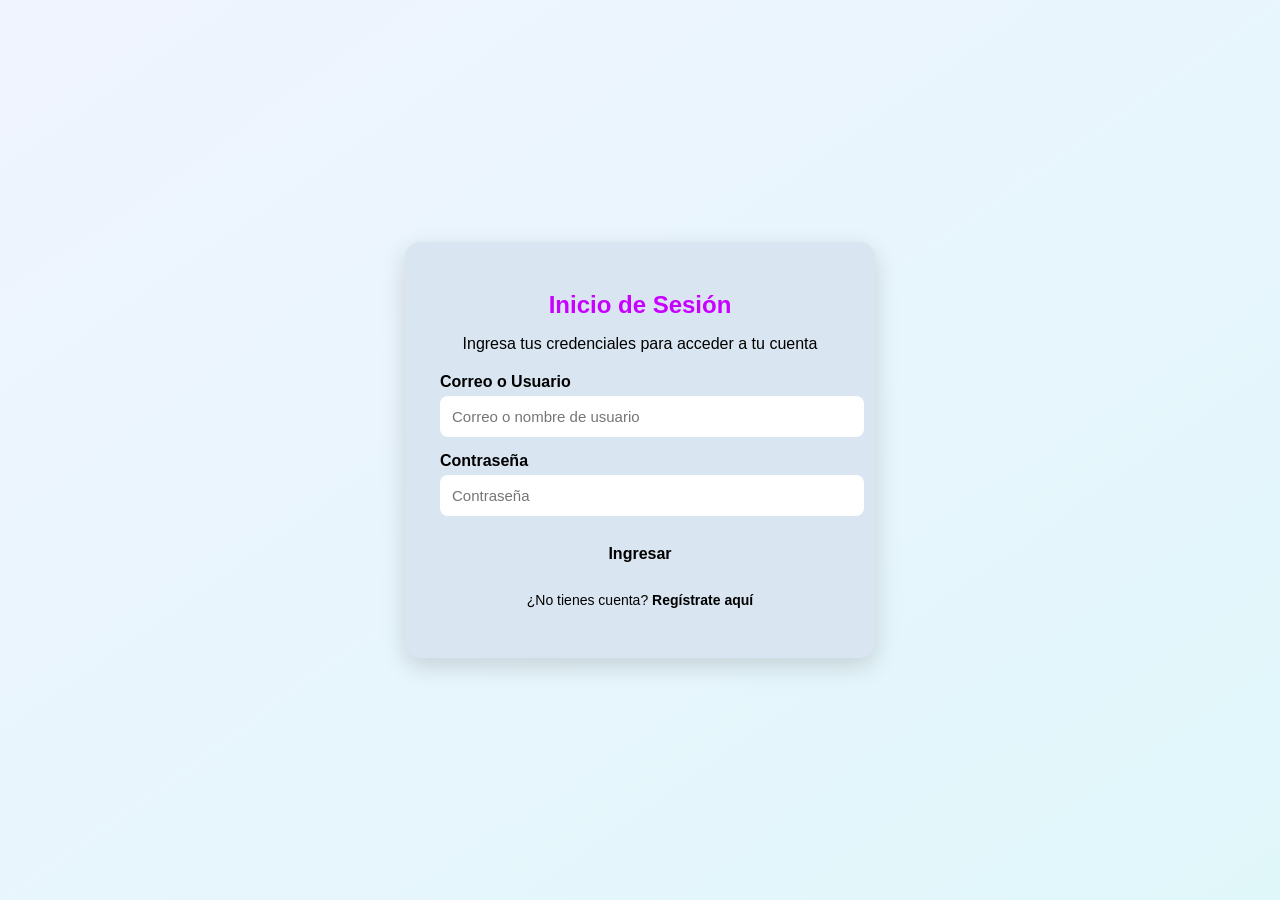
<file: index.html>
<!DOCTYPE html>
<html lang="es">
<head>
    <meta charset="UTF-8">
    <title>Login - AudioMax</title>
    <link rel="stylesheet" href="css/form.css">
    <script src="js/sesion.js" defer></script>
</head>
<body>
<div class="login-container">

    <h2>Inicio de Sesión</h2>
    <p>Ingresa tus credenciales para acceder a tu cuenta</p>

    <form id="loginForm">
        <label for="user">Correo o Usuario</label>
        <input type="text" id="user" placeholder="Correo o nombre de usuario" required>

        <label for="pass">Contraseña</label>
        <input type="password" id="pass" placeholder="Contraseña" required>

        <button type="submit">Ingresar</button>

        <p class="login-link">¿No tienes cuenta? <a href="pages/registro.html">Regístrate aquí</a></p>
    </form>

    <p id="loginMessage" class="error-message"></p>
</div>
</body>
</html>
</file>
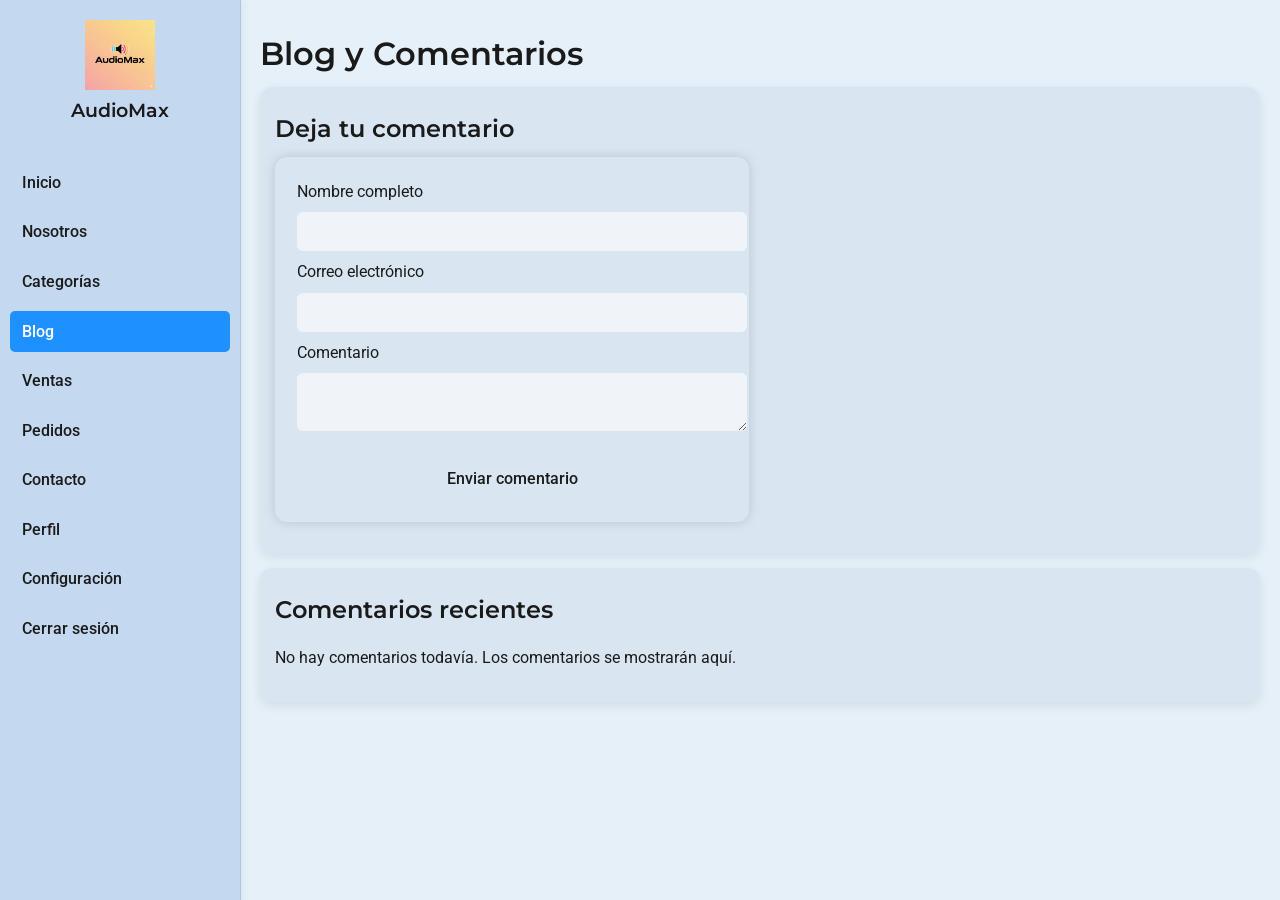
<file: pages/blog.html>
<!doctype html>
<html lang="es">
<head>
<meta charset="utf-8">
<meta name="viewport" content="width=device-width,initial-scale=1">
<title>Blog - AudioMax</title>
<link rel="stylesheet" href="../css/colores.css">
<link rel="stylesheet" href="../css/sidebar.css">
<link rel="stylesheet" href="../css/style.css">
<link rel="stylesheet" href="../css/formularios.css">
<link rel="stylesheet" href="../css/responsive.css">
<link href="https://fonts.googleapis.com/css2?family=Montserrat:wght@400;600;700&family=Roboto:wght@400;500&display=swap" rel="stylesheet">
</head>
<body>
<div class="app">

<aside class="sidebar">
  <div class="brand">
    <img src="../imagenes/logo.png" alt="AudioMax">
    <h3>AudioMax</h3>
  </div>
  <nav>
    <ul>
      <li><a href="inicio.html">Inicio</a></li>
      <li><a href="nosotros.html">Nosotros</a></li>
      <li><a href="categorias.html">Categorías</a></li>
      <li><a href="blog.html" class="active">Blog</a></li>
      <li><a href="ventas.html">Ventas</a></li>
      <li><a href="compras.html">Pedidos</a></li>
      <li><a href="contacto.html">Contacto</a></li>
      <li><a href="perfil.html">Perfil</a></li>
      <li><a href="configuracion.html">Configuración</a></li>
      <li><a href="../index.html">Cerrar sesión</a></li>
    </ul>
  </nav>
</aside>

<main class="contenido">
<header class="topbar"><h1>Blog y Comentarios</h1></header>

<section class="card">
  <h2>Deja tu comentario</h2>
  <form id="formComentario">
    <label>Nombre completo</label>
    <input type="text" id="nombre" required>
    <label>Correo electrónico</label>
    <input type="email" id="correo" required>
    <label>Comentario</label>
    <textarea id="comentario" required></textarea>
    <button type="submit">Enviar comentario</button>
  </form>
  <p id="msgComentario"></p>
</section>

<section class="card">
  <h2>Comentarios recientes</h2>
  <p>No hay comentarios todavía. Los comentarios se mostrarán aquí.</p>
</section>

</main>
</div>

<script src="../js/sidebar.js" defer></script>
<script>
document.getElementById('formComentario').addEventListener('submit', function(e){
  e.preventDefault();
  const nombre = document.getElementById('nombre').value;
  const correo = document.getElementById('correo').value;
  const comentario = document.getElementById('comentario').value;
  if(!nombre||!correo||!comentario){document.getElementById('msgComentario').textContent="Complete todos los campos";return;}
  document.getElementById('msgComentario').textContent="Comentario enviado con éxito. Gracias por participar.";
  this.reset();
});
</script>
</body>
</html>
</file>
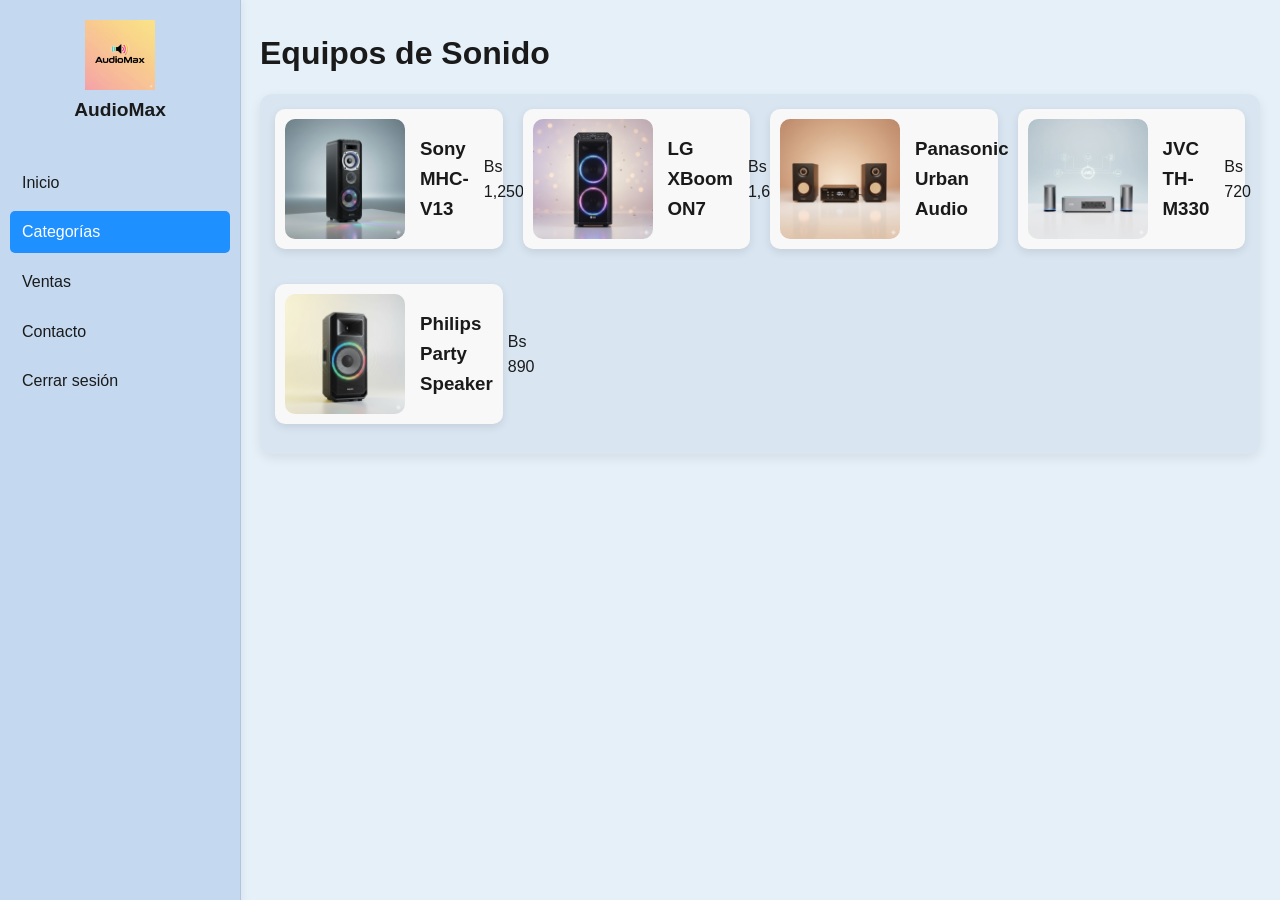
<file: pages/categoria_equipos.html>
<!doctype html>
<html lang="es">
<head>
  <meta charset="utf-8">
  <meta name="viewport" content="width=device-width,initial-scale=1">
  <title>Equipos de Sonido - AudioMax</title>

  <link rel="stylesheet" href="../css/colores.css">
  <link rel="stylesheet" href="../css/sidebar.css">
  <link rel="stylesheet" href="../css/style.css">
  <link rel="stylesheet" href="../css/modal.css">
</head>
<body>
<div class="app">

  <aside class="sidebar">
    <div class="brand">
      <img src="../imagenes/logo.png" alt="AudioMax">
      <h3>AudioMax</h3>
    </div>
    <nav>
      <ul>
        <li><a href="inicio.html">Inicio</a></li>
        <li><a href="categorias.html" class="active">Categorías</a></li>
        <li><a href="ventas.html">Ventas</a></li>
        <li><a href="contacto.html">Contacto</a></li>
        <li><a href="../index.html">Cerrar sesión</a></li>
      </ul>
    </nav>
  </aside>

  <main class="contenido">
    <header class="topbar"><h1>Equipos de Sonido</h1></header>

    <section class="card producto-grid">
      <div class="producto-lista" data-id="equipo1">
        <img src="../imagenes/productos/sonido/sony-mhc-v13.jpg" alt="Sony MHC-V13">
        <h3>Sony MHC-V13</h3>
        <p class="precio">Bs 1,250</p>
      </div>

      <div class="producto-lista" data-id="equipo2">
        <img src="../imagenes/productos/sonido/lg-xboom-on7.jpg" alt="LG XBoom ON7">
        <h3>LG XBoom ON7</h3>
        <p class="precio">Bs 1,650</p>
      </div>

      <div class="producto-lista" data-id="equipo3">
        <img src="../imagenes/productos/sonido/panasonic-urban.jpg" alt="Panasonic Urban Audio">
        <h3>Panasonic Urban Audio</h3>
        <p class="precio">Bs 980</p>
      </div>

      <div class="producto-lista" data-id="equipo4">
        <img src="../imagenes/productos/sonido/jvc-th-m330.jpg" alt="JVC TH-M330">
        <h3>JVC TH-M330</h3>
        <p class="precio">Bs 720</p>
      </div>

      <div class="producto-lista" data-id="equipo5">
        <img src="../imagenes/productos/sonido/philips-party.jpg" alt="Philips Party Speaker">
        <h3>Philips Party Speaker</h3>
        <p class="precio">Bs 890</p>
      </div>
    </section>
  </main>

</div>
<script src="../js/sidebar.js" defer></script>
<script src="../js/storage.js" defer></script>
<script src="../js/categoria_modal.js" defer></script>
</body>
</html>
</file>
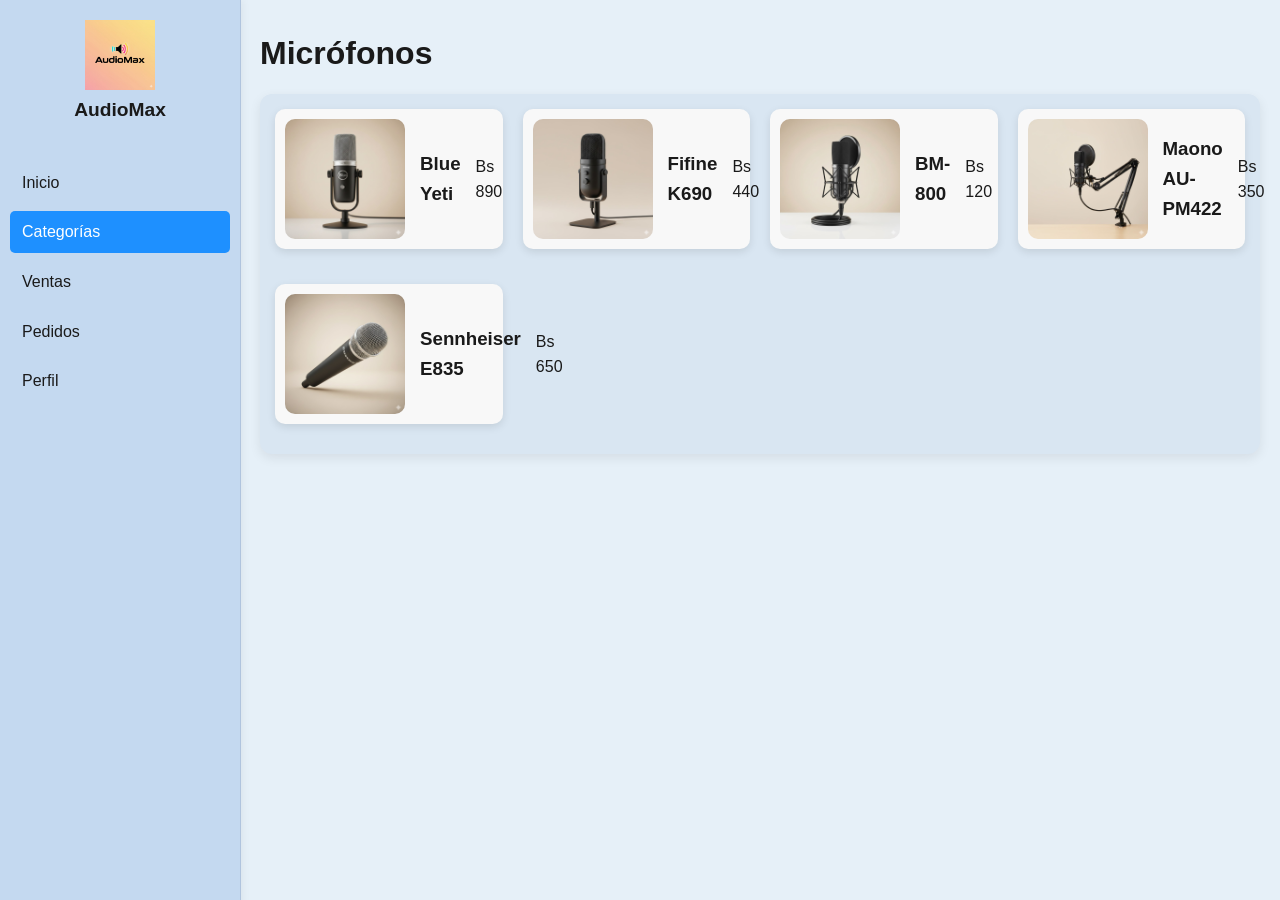
<file: pages/categoria_microfonos.html>
<!doctype html>
<html lang="es">
<head>
  <meta charset="utf-8">
  <meta name="viewport" content="width=device-width,initial-scale=1">
  <title>Micrófonos - AudioMax</title>

  <link rel="stylesheet" href="../css/colores.css">
  <link rel="stylesheet" href="../css/sidebar.css">
  <link rel="stylesheet" href="../css/style.css">
  <link rel="stylesheet" href="../css/modal.css">
</head>
<body>
<div class="app">

  <aside class="sidebar">
    <div class="brand">
      <img src="../imagenes/logo.png" alt="AudioMax">
      <h3>AudioMax</h3>
    </div>
    <nav>
      <ul>
        <li><a href="inicio.html">Inicio</a></li>
         <li><a href="categorias.html" class="active">Categorías</a></li>
        <li><a href="ventas.html">Ventas</a></li>
        <li><a href="compras.html">Pedidos</a></li>
        <li><a href="perfil.html">Perfil</a></li>
      </ul>
    </nav>
  </aside>

  <main class="contenido">
    <header class="topbar"><h1>Micrófonos</h1></header>

    <section class="card producto-grid">
      <div class="producto-lista" data-id="microfono1">
        <img src="../imagenes/productos/microfonos/blue-yeti.jpg" alt="Blue Yeti">
        <h3>Blue Yeti</h3>
        <p class="precio">Bs 890</p>
      </div>

      <div class="producto-lista" data-id="microfono2">
        <img src="../imagenes/productos/microfonos/fifine-k690.jpg" alt="Fifine K690">
        <h3>Fifine K690</h3>
        <p class="precio">Bs 440</p>
      </div>

      <div class="producto-lista" data-id="microfono3">
        <img src="../imagenes/productos/microfonos/bm800.jpg" alt="BM-800">
        <h3>BM-800</h3>
        <p class="precio">Bs 120</p>
      </div>

      <div class="producto-lista" data-id="microfono4">
        <img src="../imagenes/productos/microfonos/maono-au-pm422.jpg" alt="Maono AU-PM422">
        <h3>Maono AU-PM422</h3>
        <p class="precio">Bs 350</p>
      </div>

      <div class="producto-lista" data-id="microfono5">
        <img src="../imagenes/productos/microfonos/sennheiser-e835.jpg" alt="Sennheiser E835">
        <h3>Sennheiser E835</h3>
        <p class="precio">Bs 650</p>
      </div>
    </section>
  </main>

</div>
<script src="../js/sidebar.js" defer></script>
<script src="../js/storage.js" defer></script>
<script src="../js/categoria_modal.js" defer></script>
</body>
</html>
</file>
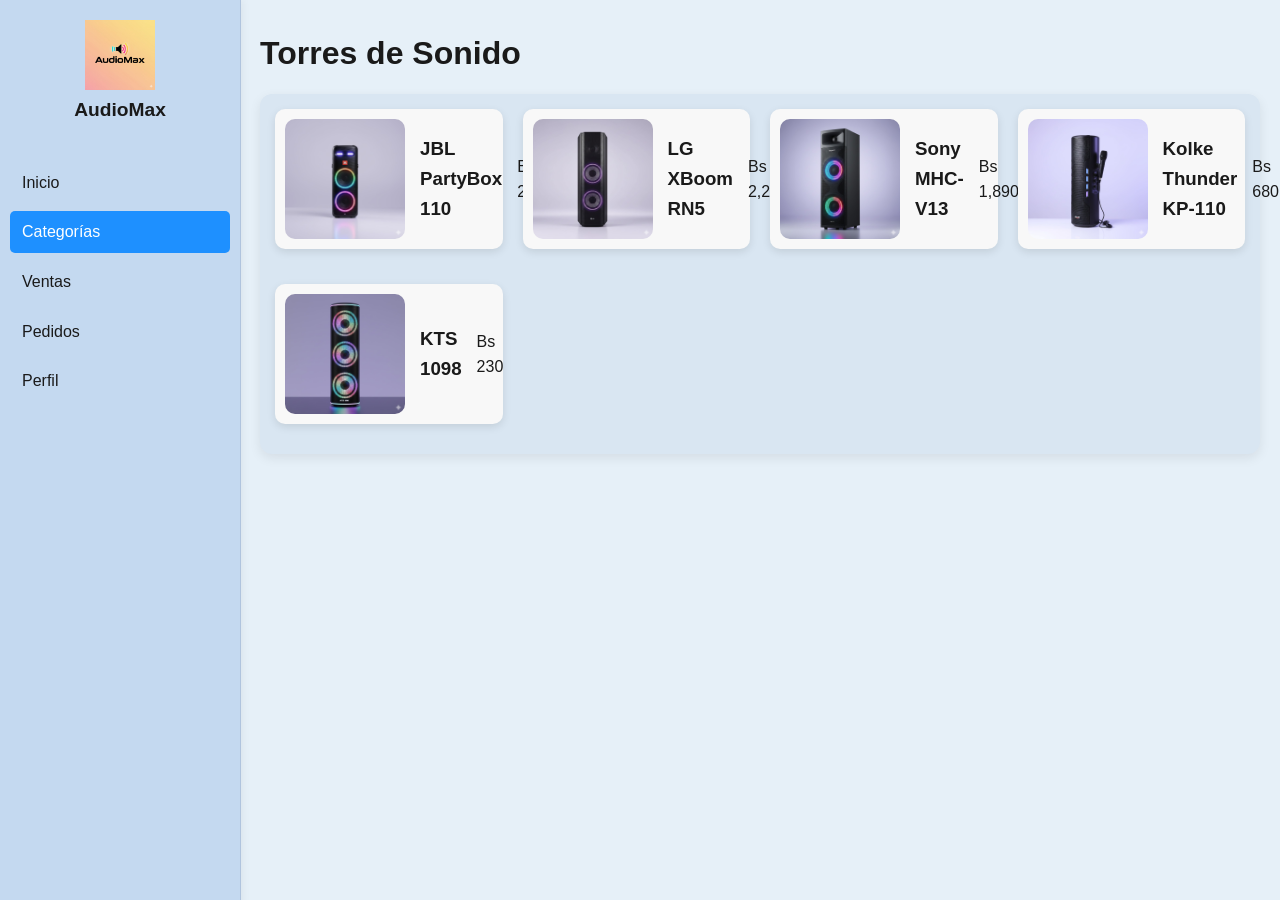
<file: pages/categoria_torres.html>
<!doctype html>
<html lang="es">
<head>
  <meta charset="utf-8">
  <meta name="viewport" content="width=device-width,initial-scale=1">
  <title>Torres de Sonido - AudioMax</title>

  <link rel="stylesheet" href="../css/colores.css">
  <link rel="stylesheet" href="../css/sidebar.css">
  <link rel="stylesheet" href="../css/style.css">
  <link rel="stylesheet" href="../css/modal.css">
</head>
<body>
<div class="app">

  <aside class="sidebar">
    <div class="brand">
      <img src="../imagenes/logo.png" alt="AudioMax">
      <h3>AudioMax</h3>
    </div>
    <nav>
      <ul>
        <li><a href="inicio.html">Inicio</a></li>
         <li><a href="categorias.html" class="active">Categorías</a></li>
        <li><a href="ventas.html">Ventas</a></li>
        <li><a href="compras.html">Pedidos</a></li>
        <li><a href="perfil.html">Perfil</a></li>
      </ul>
    </nav>
  </aside>

  <main class="contenido">
    <header class="topbar"><h1>Torres de Sonido</h1></header>

    <section class="card producto-grid">
      <div class="producto-lista" data-id="torre1">
        <img src="../imagenes/productos/torres/jbl-partybox110.jpg" alt="JBL PartyBox 110">
        <h3>JBL PartyBox 110</h3>
        <p class="precio">Bs 2,790</p>
      </div>

      <div class="producto-lista" data-id="torre2">
        <img src="../imagenes/productos/torres/lg-rn5.jpg" alt="LG XBoom RN5">
        <h3>LG XBoom RN5</h3>
        <p class="precio">Bs 2,250</p>
      </div>

      <div class="producto-lista" data-id="torre3">
        <img src="../imagenes/productos/torres/sony-dh290.jpg" alt="Sony MHC-V13">
        <h3>Sony MHC-V13</h3>
        <p class="precio">Bs 1,890</p>
      </div>

      <div class="producto-lista" data-id="torre4">
        <img src="../imagenes/productos/torres/kolke-kp110.jpg" alt="Kolke Thunder KP-110">
        <h3>Kolke Thunder KP-110</h3>
        <p class="precio">Bs 680</p>
      </div>

      <div class="producto-lista" data-id="torre5">
        <img src="../imagenes/productos/torres/kts-1098.jpg" alt="KTS 1098">
        <h3>KTS 1098</h3>
        <p class="precio">Bs 230</p>
      </div>
    </section>
  </main>

</div>
<script src="../js/sidebar.js" defer></script>
<script src="../js/storage.js" defer></script>
<script src="../js/categoria_modal.js" defer></script>
</body>
</html>
</file>
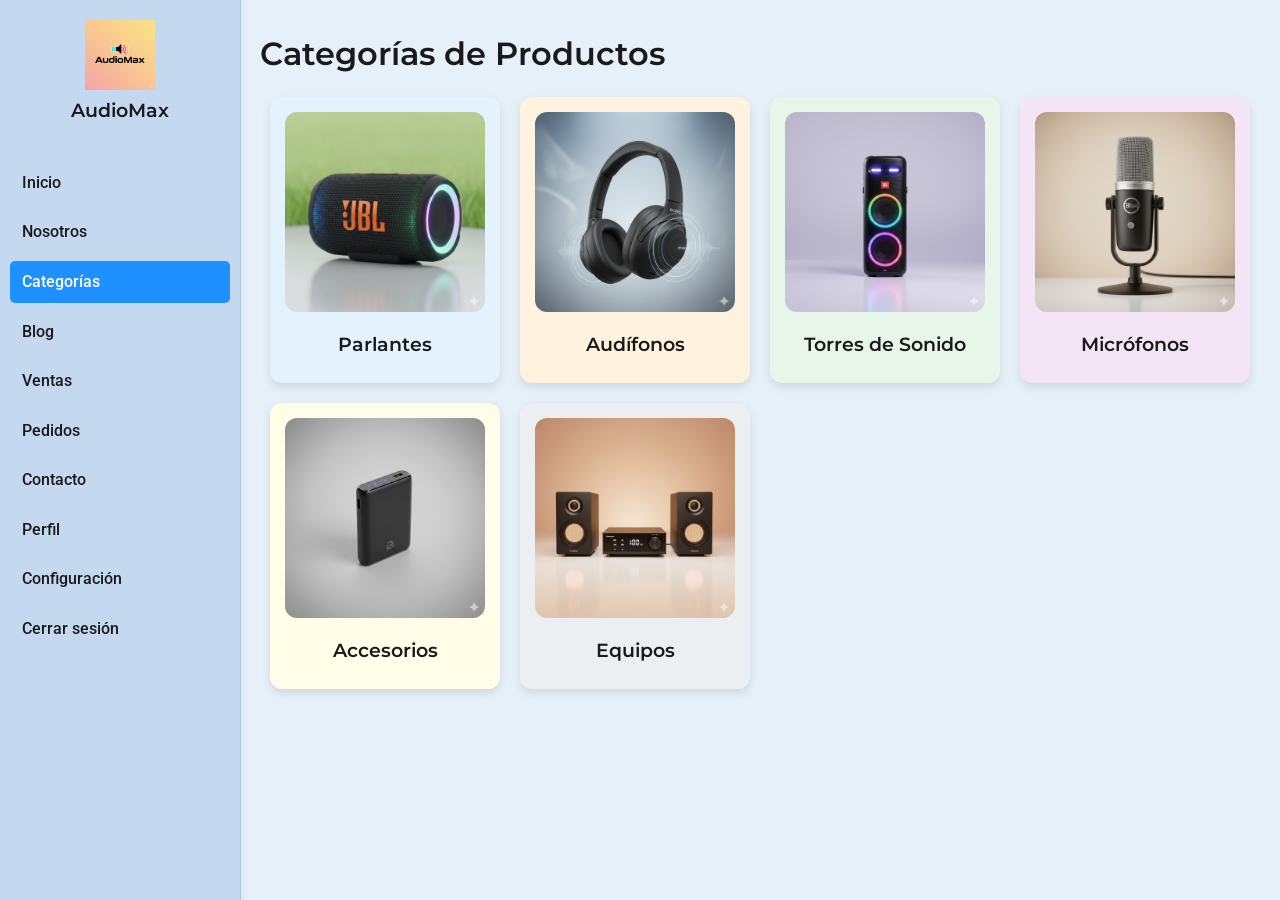
<file: pages/categorias.html>
<!doctype html>
<html lang="es">
<head>
<meta charset="utf-8">
<meta name="viewport" content="width=device-width,initial-scale=1">
<title>Categorías - AudioMax</title>
<link rel="stylesheet" href="../css/colores.css">
<link rel="stylesheet" href="../css/sidebar.css">
<link rel="stylesheet" href="../css/style.css">
<link rel="stylesheet" href="../css/responsive.css">
<link href="https://fonts.googleapis.com/css2?family=Montserrat:wght@400;600;700&family=Roboto:wght@400;500&display=swap" rel="stylesheet">
</head>
<body>
<div class="app">

<aside class="sidebar">
  <div class="brand">
    <img src="../imagenes/logo.png" alt="AudioMax">
    <h3>AudioMax</h3>
  </div>
  <nav>
    <ul>
      <li><a href="inicio.html">Inicio</a></li>
      <li><a href="nosotros.html">Nosotros</a></li>
      <li><a href="categorias.html" class="active">Categorías</a></li>
      <li><a href="blog.html">Blog</a></li>
      <li><a href="ventas.html">Ventas</a></li>
      <li><a href="compras.html">Pedidos</a></li>
      <li><a href="contacto.html">Contacto</a></li>
      <li><a href="perfil.html">Perfil</a></li>
      <li><a href="configuracion.html">Configuración</a></li>
      <li><a href="../index.html">Cerrar sesión</a></li>
    </ul>
  </nav>
</aside>

<main class="contenido">
<header class="topbar"><h1>Categorías de Productos</h1></header>

<section class="categorias-grid">
  <a href="categoria_parlantes.html" class="categoria-card">
    <img src="../imagenes/productos/parlantes/jbl-charge5.jpg" alt="Parlantes">
    <h3>Parlantes</h3>
  </a>
  <a href="categoria_audifonos.html" class="categoria-card">
    <img src="../imagenes/productos/audifonos/sony-wh1000xm4.jpg" alt="Audífonos">
    <h3>Audífonos</h3>
  </a>
  <a href="categoria_torres.html" class="categoria-card">
    <img src="../imagenes/productos/torres/jbl-partybox110.jpg" alt="Torres de Sonido">
    <h3>Torres de Sonido</h3>
  </a>
  <a href="categoria_microfonos.html" class="categoria-card">
    <img src="../imagenes/productos/microfonos/blue-yeti.jpg" alt="Micrófonos">
    <h3>Micrófonos</h3>
  </a>
  <a href="categoria_accesorios.html" class="categoria-card">
    <img src="../imagenes/productos/accesorios/powerbank.jpg" alt="Accesorios">
    <h3>Accesorios</h3>
  </a>
  <a href="categoria_equipos.html" class="categoria-card">
    <img src="../imagenes/productos/sonido/panasonic-urban.jpg" alt="Equipos">
    <h3>Equipos</h3>
  </a>
</section>

</main>
</div>
<script src="../js/sidebar.js" defer></script>
</body>
</html>
</file>
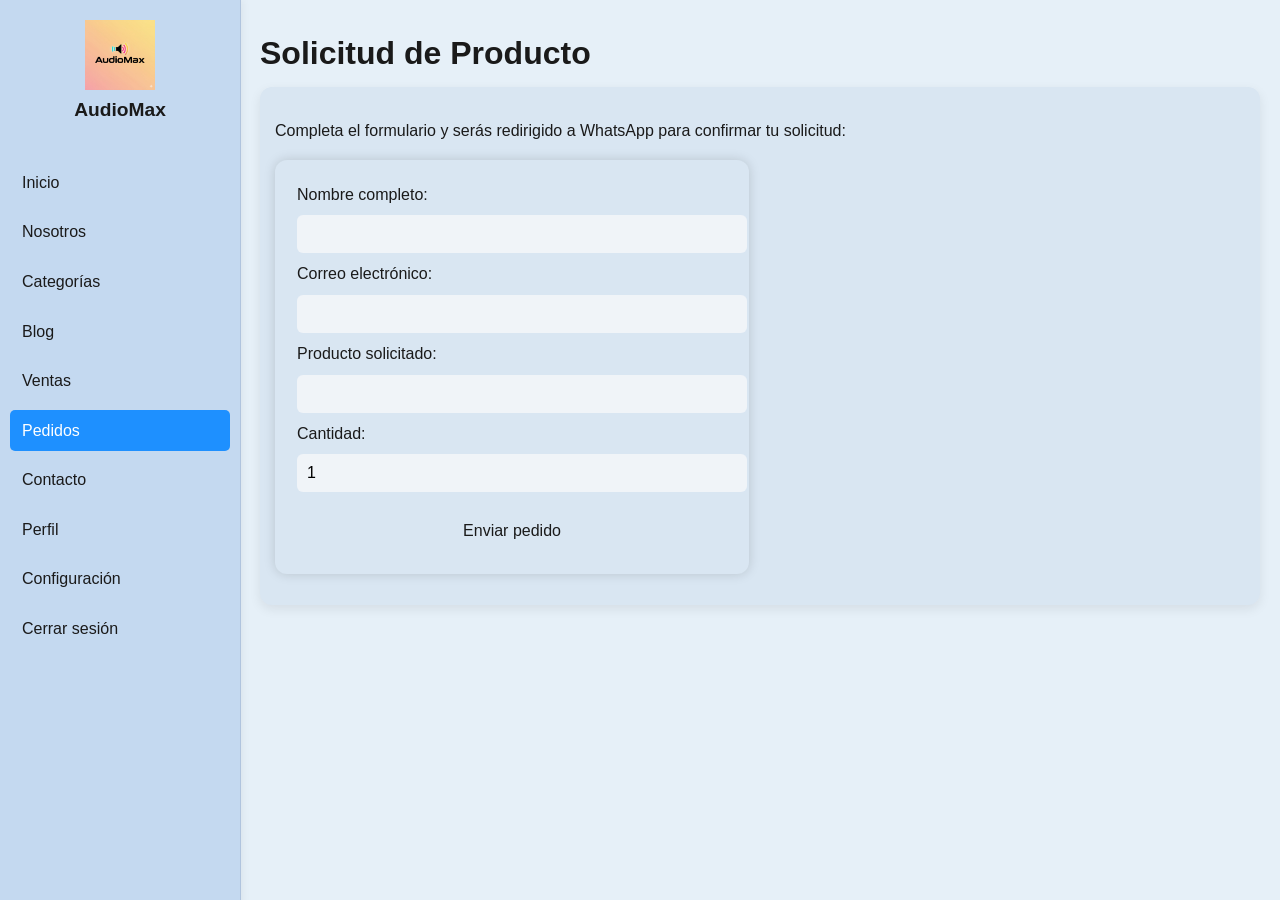
<file: pages/compras.html>
<!doctype html>
<html lang="es">
<head>
<meta charset="utf-8">
<meta name="viewport" content="width=device-width,initial-scale=1">
<title>Pedidos - AudioMax</title>
<link rel="stylesheet" href="../css/colores.css">
<link rel="stylesheet" href="../css/sidebar.css">
<link rel="stylesheet" href="../css/style.css">
<link rel="stylesheet" href="../css/formularios.css">
<link rel="stylesheet" href="../css/responsive.css">
</head>
<body>
<div class="app">

<aside class="sidebar">
  <div class="brand">
    <img src="../imagenes/logo.png" alt="AudioMax">
    <h3>AudioMax</h3>
  </div>
  <nav>
    <ul>
      <li><a href="inicio.html">Inicio</a></li>
      <li><a href="nosotros.html">Nosotros</a></li>
      <li><a href="categorias.html">Categorías</a></li>
      <li><a href="blog.html">Blog</a></li>
      <li><a href="ventas.html">Ventas</a></li>
      <li><a href="compras.html" class="active">Pedidos</a></li>
      <li><a href="contacto.html">Contacto</a></li>
      <li><a href="perfil.html">Perfil</a></li>
      <li><a href="configuracion.html">Configuración</a></li>
      <li><a href="../index.html">Cerrar sesión</a></li>
    </ul>
  </nav>
</aside>

<main class="contenido">
<header class="topbar"><h1>Solicitud de Producto</h1></header>

<section class="card">
  <p>Completa el formulario y serás redirigido a WhatsApp para confirmar tu solicitud:</p>
  <form id="formPedido">
    <label>Nombre completo:</label>
    <input type="text" id="nombre" required>
    <label>Correo electrónico:</label>
    <input type="email" id="correo" required>
    <label>Producto solicitado:</label>
    <input type="text" id="producto" required>
    <label>Cantidad:</label>
    <input type="number" id="cantidad" min="1" value="1" required>
    <button type="submit">Enviar pedido</button>
  </form>
  <p id="msgPedido"></p>
</section>

</main>
</div>

<script src="../js/sidebar.js" defer></script>
<script>
document.getElementById('formPedido').addEventListener('submit', function(e){
  e.preventDefault();
  const nombre = document.getElementById('nombre').value;
  const correo = document.getElementById('correo').value;
  const producto = document.getElementById('producto').value;
  const cantidad = document.getElementById('cantidad').value;
  if(!nombre||!correo||!producto||!cantidad){document.getElementById('msgPedido').textContent="Complete todos los campos";return;}
  const mensaje = `Hola,%20soy%20${encodeURIComponent(nombre)},%20correo:%20${encodeURIComponent(correo)},%20quiero%20${encodeURIComponent(cantidad)}%20unidad(es)%20de%20${encodeURIComponent(producto)}`;
  window.open(`https://wa.me/59174911918?text=${mensaje}`, '_blank');
});
</script>
</body>
</html>
</file>
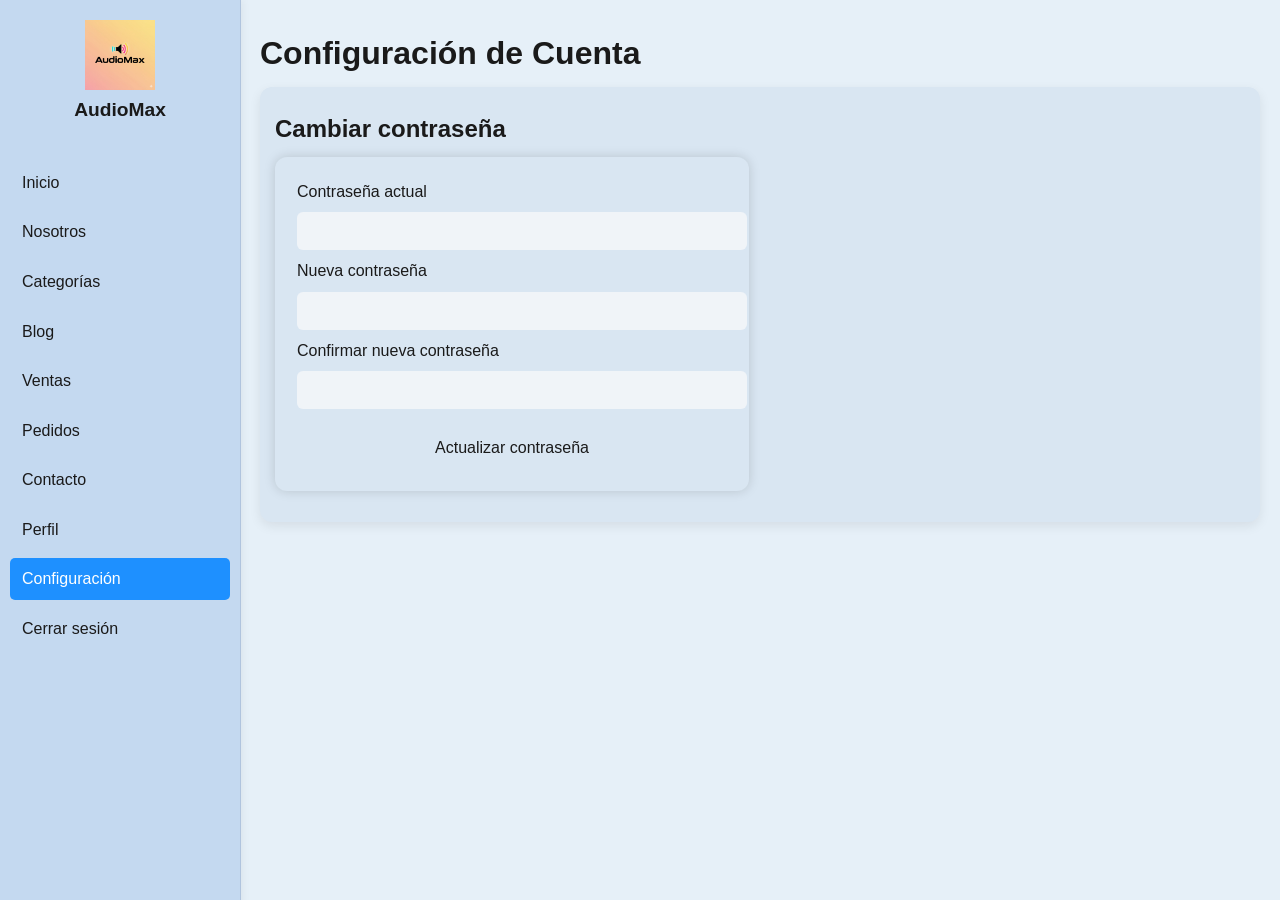
<file: pages/configuracion.html>
<!doctype html>
<html lang="es">
<head>
<meta charset="utf-8">
<meta name="viewport" content="width=device-width,initial-scale=1">
<title>Configuración - AudioMax</title>
<link rel="stylesheet" href="../css/colores.css">
<link rel="stylesheet" href="../css/sidebar.css">
<link rel="stylesheet" href="../css/style.css">
<link rel="stylesheet" href="../css/formularios.css">
<link rel="stylesheet" href="../css/responsive.css">
</head>
<body>
<div class="app">

<aside class="sidebar">
  <div class="brand">
    <img src="../imagenes/logo.png" alt="AudioMax">
    <h3>AudioMax</h3>
  </div>
  <nav>
    <ul>
      <li><a href="inicio.html">Inicio</a></li>
      <li><a href="nosotros.html">Nosotros</a></li>
      <li><a href="categorias.html">Categorías</a></li>
      <li><a href="blog.html">Blog</a></li>
      <li><a href="ventas.html">Ventas</a></li>
      <li><a href="compras.html">Pedidos</a></li>
      <li><a href="contacto.html">Contacto</a></li>
      <li><a href="perfil.html">Perfil</a></li>
      <li><a href="configuracion.html" class="active">Configuración</a></li>
      <li><a href="../index.html">Cerrar sesión</a></li>
    </ul>
  </nav>
</aside>

<main class="contenido">
<header class="topbar"><h1>Configuración de Cuenta</h1></header>

<section class="card">
  <h2>Cambiar contraseña</h2>
  <form id="formPass">
    <label>Contraseña actual</label>
    <input type="password" id="passActual" required>
    <label>Nueva contraseña</label>
    <input type="password" id="passNueva" required>
    <label>Confirmar nueva contraseña</label>
    <input type="password" id="passConfirm" required>
    <button type="submit">Actualizar contraseña</button>
  </form>
  <p id="msgPass"></p>
</section>

</main>
</div>

<script src="../js/sidebar.js" defer></script>
<script>
document.getElementById('formPass').addEventListener('submit', function(e){
  e.preventDefault();
  const actual = document.getElementById('passActual').value;
  const nueva = document.getElementById('passNueva').value;
  const confirm = document.getElementById('passConfirm').value;
  if(nueva.length<6){document.getElementById('msgPass').textContent='La nueva contraseña debe tener al menos 6 caracteres'; return;}
  if(nueva!==confirm){document.getElementById('msgPass').textContent='Las contraseñas no coinciden'; return;}
  document.getElementById('msgPass').textContent='Contraseña actualizada con éxito';
  this.reset();
});
</script>
</body>
</html>
</file>
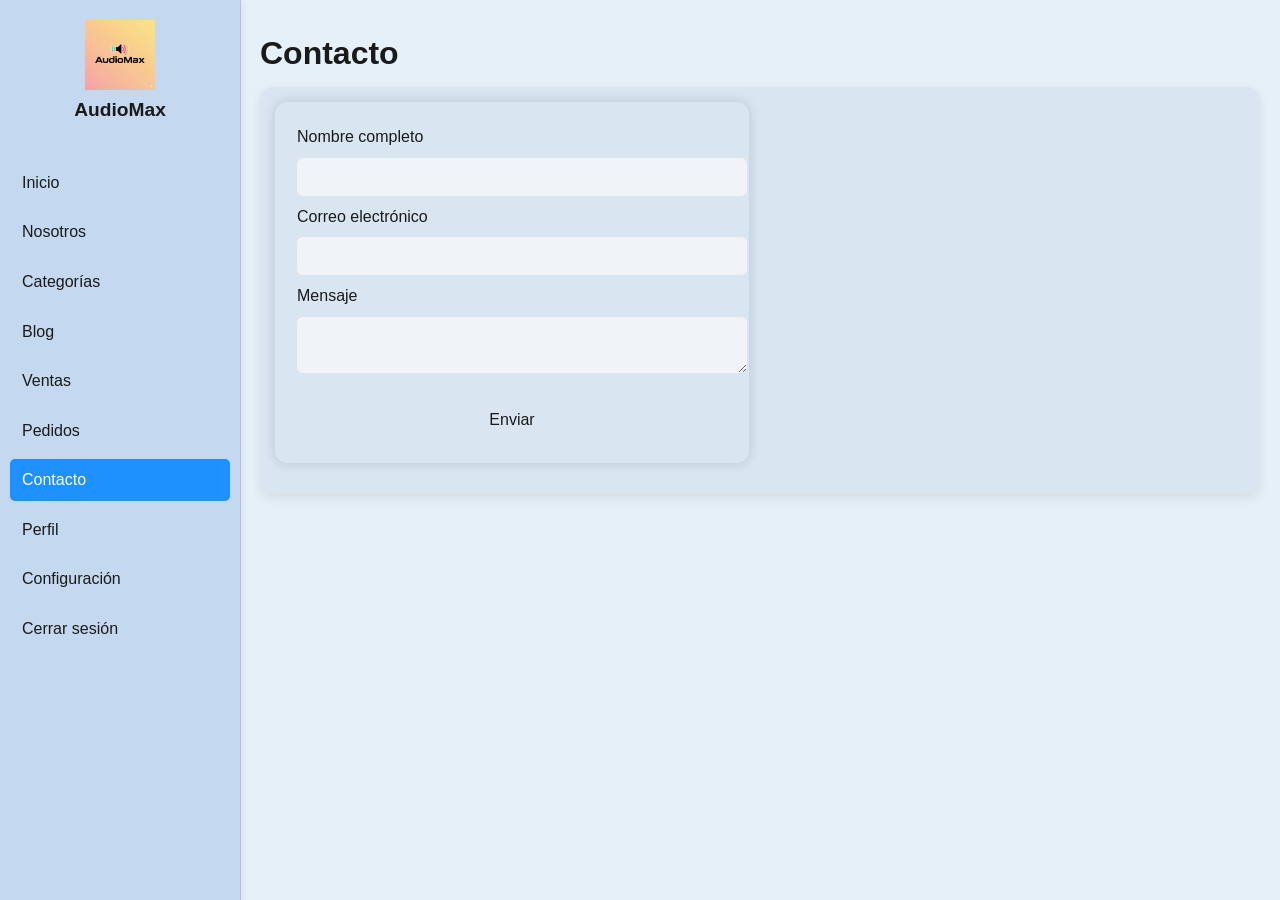
<file: pages/contacto.html>
<!doctype html>
<html lang="es">
<head>
<meta charset="utf-8">
<meta name="viewport" content="width=device-width,initial-scale=1">
<title>Contacto - AudioMax</title>
<link rel="stylesheet" href="../css/colores.css">
<link rel="stylesheet" href="../css/sidebar.css">
<link rel="stylesheet" href="../css/style.css">
<link rel="stylesheet" href="../css/formularios.css">
<link rel="stylesheet" href="../css/responsive.css">
</head>
<body>
<div class="app">

<aside class="sidebar">
  <div class="brand">
    <img src="../imagenes/logo.png" alt="AudioMax">
    <h3>AudioMax</h3>
  </div>
  <nav>
    <ul>
      <li><a href="inicio.html">Inicio</a></li>
      <li><a href="nosotros.html">Nosotros</a></li>
      <li><a href="categorias.html">Categorías</a></li>
      <li><a href="blog.html">Blog</a></li>
      <li><a href="ventas.html">Ventas</a></li>
      <li><a href="compras.html">Pedidos</a></li>
      <li><a href="contacto.html" class="active">Contacto</a></li>
      <li><a href="perfil.html">Perfil</a></li>
      <li><a href="configuracion.html">Configuración</a></li>
      <li><a href="../index.html">Cerrar sesión</a></li>
    </ul>
  </nav>
</aside>

<main class="contenido">
<header class="topbar"><h1>Contacto</h1></header>

<section class="card">
  <form id="formContacto">
    <label>Nombre completo</label>
    <input type="text" id="nombre" required>
    <label>Correo electrónico</label>
    <input type="email" id="correo" required>
    <label>Mensaje</label>
    <textarea id="mensaje" required></textarea>
    <button type="submit">Enviar</button>
  </form>
  <p id="msgContacto"></p>
</section>

</main>
</div>

<script src="../js/sidebar.js" defer></script>
<script>
document.getElementById('formContacto').addEventListener('submit', function(e){
  e.preventDefault();
  const nombre = document.getElementById('nombre').value;
  const correo = document.getElementById('correo').value;
  const mensaje = document.getElementById('mensaje').value;
  if(!nombre||!correo||!mensaje){document.getElementById('msgContacto').textContent="Complete todos los campos";return;}
  document.getElementById('msgContacto').textContent="Mensaje enviado con éxito, gracias por contactarnos.";
  this.reset();
});
</script>
</body>
</html>
</file>
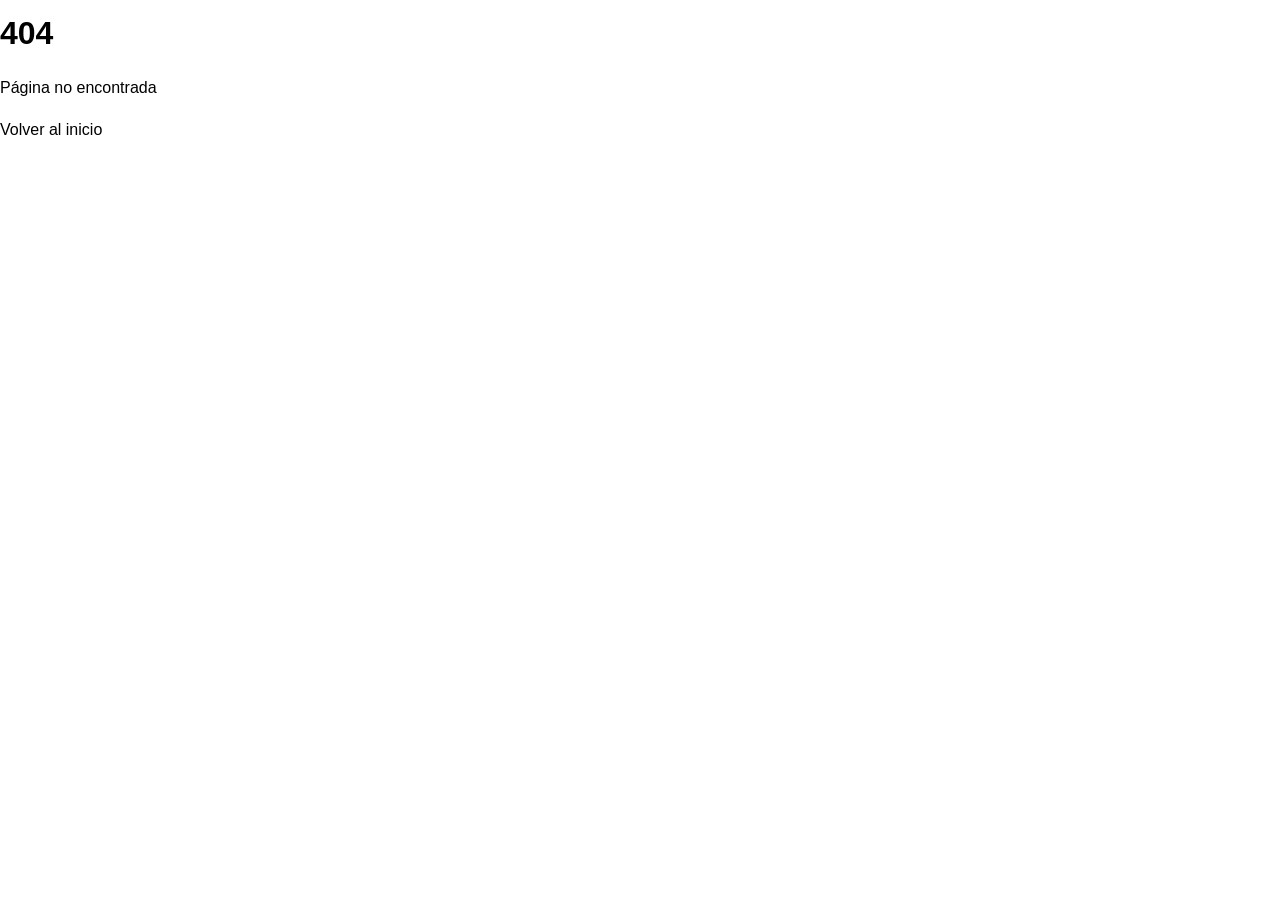
<file: pages/error404.html>
<!DOCTYPE html>
<html lang="es">
<head>
    <meta charset="UTF-8">
    <title>Error 404</title>
    <link rel="stylesheet" href="../css/style.css">
</head>
<body>

<div class="error">
    <h1>404</h1>
    <p>Página no encontrada</p>
    <a href="../index.html">Volver al inicio</a>
</div>

</body>
</html>
</file>
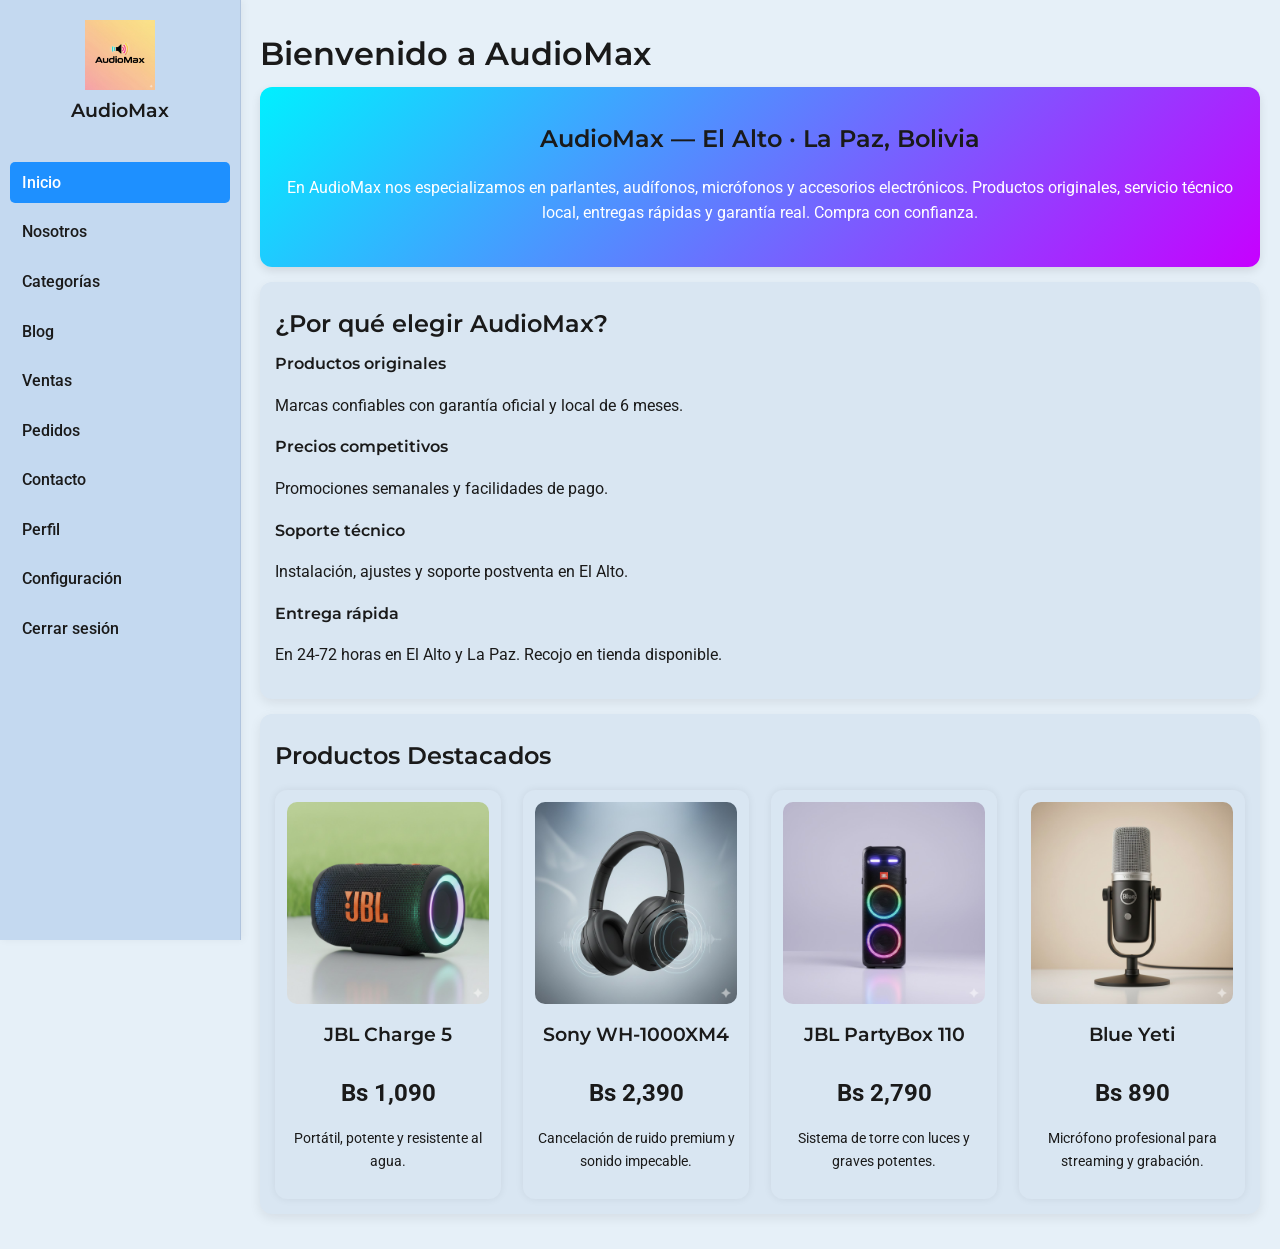
<file: pages/inicio.html>
<!doctype html>
<html lang="es">
<head>
<meta charset="utf-8">
<meta name="viewport" content="width=device-width,initial-scale=1">
<title>Inicio - AudioMax</title>
<link rel="stylesheet" href="../css/colores.css">
<link rel="stylesheet" href="../css/sidebar.css">
<link rel="stylesheet" href="../css/style.css">
<link rel="stylesheet" href="../css/styleInicio.css">
<link rel="stylesheet" href="../css/formularios.css">
<link rel="stylesheet" href="../css/responsive.css">
<link href="https://fonts.googleapis.com/css2?family=Montserrat:wght@400;600;700&family=Roboto:wght@400;500&display=swap" rel="stylesheet">
</head>
<body>
<div class="app">

  <!-- SIDEBAR FIJO -->
  <aside class="sidebar">
    <div class="brand">
      <img src="../imagenes/logo.png" alt="AudioMax">
      <h3>AudioMax</h3>
    </div>
    <nav>
      <ul>
        <li><a href="inicio.html" class="active">Inicio</a></li>
        <li><a href="nosotros.html">Nosotros</a></li>
        <li><a href="categorias.html">Categorías</a></li>
        <li><a href="blog.html">Blog</a></li>
        <li><a href="ventas.html">Ventas</a></li>
        <li><a href="compras.html">Pedidos</a></li>
        <li><a href="contacto.html">Contacto</a></li>
        <li><a href="perfil.html">Perfil</a></li>
        <li><a href="configuracion.html">Configuración</a></li>
        <li><a href="../index.html">Cerrar sesión</a></li>
      </ul>
    </nav>
  </aside>

  <!-- MAIN CONTENT -->
  <main class="contenido">
    <header class="topbar">
      <h1>Bienvenido a AudioMax</h1>
    </header>

    <!-- Hero -->
    <section class="card hero">
      <h2>AudioMax — El Alto · La Paz, Bolivia</h2>
      <p>En AudioMax nos especializamos en parlantes, audífonos, micrófonos y accesorios electrónicos. Productos originales, servicio técnico local, entregas rápidas y garantía real. Compra con confianza.</p>
    </section>

    <!-- Por qué elegirnos -->
    <section class="card">
      <h2>¿Por qué elegir AudioMax?</h2>
      <div class="grid-cuatro">
        <div class="item">
          <h4>Productos originales</h4>
          <p>Marcas confiables con garantía oficial y local de 6 meses.</p>
        </div>
        <div class="item">
          <h4>Precios competitivos</h4>
          <p>Promociones semanales y facilidades de pago.</p>
        </div>
        <div class="item">
          <h4>Soporte técnico</h4>
          <p>Instalación, ajustes y soporte postventa en El Alto.</p>
        </div>
        <div class="item">
          <h4>Entrega rápida</h4>
          <p>En 24-72 horas en El Alto y La Paz. Recojo en tienda disponible.</p>
        </div>
      </div>
    </section>

    <!-- Productos destacados -->
    <section class="card">
      <h2>Productos Destacados</h2>
      <div class="producto-grid">
        <a class="producto" href="categorias.html#parlantes">
          <img src="../imagenes/productos/parlantes/jbl-charge5.jpg" alt="JBL Charge 5">
          <h3>JBL Charge 5</h3>
          <p class="precio">Bs 1,090</p>
          <p class="mini-desc">Portátil, potente y resistente al agua.</p>
        </a>
        <a class="producto" href="categorias.html#audifonos">
          <img src="../imagenes/productos/audifonos/sony-wh1000xm4.jpg" alt="Sony WH-1000XM4">
          <h3>Sony WH-1000XM4</h3>
          <p class="precio">Bs 2,390</p>
          <p class="mini-desc">Cancelación de ruido premium y sonido impecable.</p>
        </a>
        <a class="producto" href="categorias.html#torres">
          <img src="../imagenes/productos/torres/jbl-partybox110.jpg" alt="JBL PartyBox 110">
          <h3>JBL PartyBox 110</h3>
          <p class="precio">Bs 2,790</p>
          <p class="mini-desc">Sistema de torre con luces y graves potentes.</p>
        </a>
        <a class="producto" href="categorias.html#microfonos">
          <img src="../imagenes/productos/microfonos/blue-yeti.jpg" alt="Blue Yeti">
          <h3>Blue Yeti</h3>
          <p class="precio">Bs 890</p>
          <p class="mini-desc">Micrófono profesional para streaming y grabación.</p>
        </a>
      </div>
    </section>

  </main>

</div>
<script src="../js/sidebar.js" defer></script>
</body>
</html>
</file>
<file: css/form.css>
@import url('colores.css');

body {
    font-family: 'Montserrat', sans-serif;
    background: linear-gradient(to bottom right, #f0f4ff, #e0f7fa);
    display: flex;
    justify-content: center;
    align-items: center;
    height: 100vh;
    margin: 0;
}

.login-container {
    background: var(--fondo-blanco);
    padding: 30px 35px;
    border-radius: 15px;
    box-shadow: 0 8px 25px rgba(0,0,0,0.15);
    width: 400px;
    max-width: 95%;
    text-align: center;
}

.login-container h2 {
    color: var(--neon-morado);
    margin-bottom: 10px;
}

.login-container p {
    color: var(--texto-oscuro);
    margin-bottom: 20px;
}

form label {
    display: block;
    text-align: left;
    margin-bottom: 5px;
    font-weight: 600;
}

form input {
    width: 100%;
    padding: 12px;
    margin-bottom: 15px;
    border-radius: 8px;
    border: 1px solid var(--gris-claro);
    font-size: 15px;
    transition: border 0.2s, box-shadow 0.2s;
}

form input:focus {
    outline: none;
    border-color: var(--neon-morado);
    box-shadow: 0 0 8px rgba(155, 0, 255, 0.3);
}

form button {
    width: 100%;
    padding: 14px;
    background: var(--neon-verde);
    color: var(--texto-claro);
    border: none;
    border-radius: 10px;
    font-size: 16px;
    font-weight: bold;
    cursor: pointer;
    transition: background 0.25s, transform 0.2s;
}

form button:hover {
    background: var(--neon-morado);
    transform: scale(1.03);
}

.login-link {
    margin-top: 15px;
    font-size: 14px;
}

.login-link a {
    color: var(--neon-verde);
    text-decoration: none;
    font-weight: 600;
}

.login-link a:hover {
    color: var(--neon-morado);
    text-decoration: underline;
}

.error-message {
    color: red;
    margin-top: 10px;
    font-weight: 600;
}
</file>
<file: css/colores.css>
:root {
  --fondo: #e6f0f8;            /* Fondo general, gris-azulado claro */
  --fondo-blanco: #d9e6f2;     /* Tarjetas y secciones (ya no blanco puro) */
  --color-principal: #1e90ff;  /* Azul eléctrico */
  --color-secundario: #9b30ff; /* Morado neón */
  --color-texto: #1a1a1a;      /* Texto oscuro para contraste */
  --color-hover: #00bfff;      /* Hover para botones y enlaces */
  --fondo-lateral: #c4d9f0;    /* Sidebar, azul grisáceo claro */
  --neon-azul: #00f0ff;        /* Para títulos y destacados */
  --neon-morado: #c700ff;      /* Para títulos y acentos */
}
</file>
<file: css/sidebar.css>
/* ------------------- Sidebar fijo izquierda ------------------- */
.sidebar {
  position: fixed;
  top: 0;
  left: 0;
  width: 220px;                 /* ancho del sidebar */
  height: 100%;
  background-color: var(--fondo-lateral); /* azul grisáceo */
  padding: 20px 10px;
  overflow-y: auto;
  z-index: 1000;
  display: flex;
  flex-direction: column;
  align-items: center;
  border-right: 1px solid #b0c4de; /* borde sutil */
  box-shadow: 2px 0 8px rgba(0,0,0,0.05);
}

/* Logo y marca */
.sidebar .brand {
  text-align: center;
  margin-bottom: 20px;
}

.sidebar .brand img {
  width: 70px;           /* tamaño adecuado */
  height: auto;
  object-fit: contain;
  display: block;
  margin: 0 auto 5px auto;
}

.sidebar .brand h3 {
  font-size: 1.2rem;
  margin: 0;
}

/* Menú de navegación */
.sidebar nav {
  width: 100%;
}

.sidebar nav ul {
  list-style: none;
  padding: 0;
  width: 100%;
}

.sidebar nav ul li {
  margin: 8px 0;
}

.sidebar nav ul li a {
  text-decoration: none;
  color: var(--color-texto);
  padding: 8px 12px;
  display: block;
  border-radius: 5px;
  transition: 0.3s;
}

.sidebar nav ul li a:hover,
.sidebar nav ul li a.active {
  background-color: var(--color-principal);
  color: white;
}

/* ------------------- Contenido principal ------------------- */
.contenido {
  margin-left: 240px;  /* espacio para el sidebar */
  padding: 20px;
  transition: margin-left 0.3s;
}
</file>
<file: css/style.css>
/* Tipografía elegante y formal para todo el sitio */
body {
  font-family: 'Roboto', sans-serif;
  color: var(--color-texto);
  background-color: var(--fondo);
  line-height: 1.6;
}

h1, h2, h3, h4, h5, h6 {
  font-family: 'Montserrat', sans-serif;
  font-weight: 600;
  color: var(--color-texto);
  margin: 0.5rem 0;
}

p, li, label, span, a, input, textarea, button {
  font-family: 'Roboto', sans-serif;
  font-weight: 400;
  font-size: 1rem;
}

button, a {
  font-weight: 500;
}

.hero h2 {
  font-family: 'Montserrat', sans-serif;
  font-weight: 700;
  font-size: 2rem;
}

.card h2 {
  font-family: 'Montserrat', sans-serif;
  font-weight: 600;
  font-size: 1.5rem;
}


body {
  font-family: 'Arial', sans-serif;
  background-color: var(--fondo);
  color: var(--color-texto);
  margin: 0;
}

.card {
  background-color: var(--fondo-blanco); /* ya no es blanco puro */
  padding: 15px;
  border-radius: 12px;
  margin-bottom: 15px;
  box-shadow: 0 4px 12px rgba(0,0,0,0.08);
}

button {
  background-color: var(--color-principal);
  color: white;
  border: none;
  padding: 10px 15px;
  border-radius: 8px;
  cursor: pointer;
  transition: 0.3s;
}

button:hover {
  background-color: var(--color-hover);
}

input, textarea {
  width: 100%;
  padding: 10px;
  margin: 5px 0 15px 0;
  border-radius: 8px;
  border: 1px solid #9bbce0;
  background-color: #f0f4f8;
}

a {
  color: var(--color-principal);
  text-decoration: none;
}

a:hover {
  text-decoration: underline;
}
/* Grid de categorías */
.categorias-grid {
  display: grid;
  grid-template-columns: repeat(auto-fit, minmax(200px, 1fr));
  gap: 20px;
  padding: 10px;
}

/* Tarjeta de cada categoría */
.categoria-card {
  display: flex;
  flex-direction: column;
  align-items: center;
  text-align: center;
  background-color: #f8f8f8; /* Fondo claro para estética */
  border-radius: 12px;       /* Bordes redondeados */
  padding: 15px;
  box-shadow: 0 4px 10px rgba(0, 0, 0, 0.1); /* Sombra suave */
  transition: transform 0.2s ease, box-shadow 0.2s ease;
  text-decoration: none; /* Quita subrayado de links */
  color: inherit;        /* Mantiene color del texto */
}

/* Efecto hover en tarjeta */
.categoria-card:hover {
  transform: translateY(-5px);
  box-shadow: 0 6px 15px rgba(0, 0, 0, 0.15);
}

/* Imagen dentro de la tarjeta */
.categoria-card img {
  width: 100%;
  max-width: 250px; /* Controla tamaño máximo */
  height: auto;
  object-fit: cover;
  border-radius: 12px; /* Bordes redondeados */
  margin-bottom: 10px;
}
/* Grid de categorías */
.categorias-grid {
  display: grid;
  grid-template-columns: repeat(auto-fit, minmax(200px, 1fr));
  gap: 20px;
  padding: 10px;
}

/* Tarjeta de cada categoría */
.categoria-card {
  display: flex;
  flex-direction: column;
  align-items: center;
  text-align: center;
  border-radius: 12px;
  padding: 15px;
  box-shadow: 0 4px 10px rgba(0, 0, 0, 0.1);
  transition: transform 0.2s ease, box-shadow 0.2s ease;
  text-decoration: none;
  color: inherit;
}

/* Efecto hover */
.categoria-card:hover {
  transform: translateY(-5px);
  box-shadow: 0 6px 15px rgba(0, 0, 0, 0.15);
}

/* Imagen dentro de la tarjeta */
.categoria-card img {
  width: 100%;
  max-width: 250px;
  height: auto;
  object-fit: cover;
  border-radius: 12px;
  margin-bottom: 10px;
}

/* Fondos suaves según categoría */
.categoria-card[href*="parlantes"] {
  background-color: #E3F2FD; /* Azul claro */
}
.categoria-card[href*="audifonos"] {
  background-color: #FFF3E0; /* Naranja suave */
}
.categoria-card[href*="torres"] {
  background-color: #E8F5E9; /* Verde claro */
}
.categoria-card[href*="microfonos"] {
  background-color: #F3E5F5; /* Lila suave */
}
.categoria-card[href*="accesorios"] {
  background-color: #FFFDE7; /* Amarillo suave */
}
.categoria-card[href*="equipos"] {
  background-color: #ECEFF1; /* Gris claro */
}
/* Lista de productos en categoría */
.producto-lista {
  display: flex;
  align-items: center;
  gap: 15px;
  padding: 10px;
  border-radius: 10px;
  background-color: #f8f8f8; /* Fondo claro */
  box-shadow: 0 3px 8px rgba(0,0,0,0.1);
  margin-bottom: 15px;
  transition: transform 0.2s ease, box-shadow 0.2s ease;
}

.producto-lista:hover {
  transform: translateY(-3px);
  box-shadow: 0 5px 15px rgba(0,0,0,0.15);
}

.producto-lista img {
  width: 120px;       /* Ajusta el ancho de la imagen */
  height: 120px;      /* Ajusta la altura */
  object-fit: cover;  /* Mantiene proporción y recorta si es necesario */
  border-radius: 10px;
}

.producto-lista div {
  flex: 1;
}
.categoria-seccion {
    padding: 20px;
    margin-bottom: 20px;
    background-color: #f5f5f5; /* fondo claro */
    border-radius: 12px;
}

.categoria-seccion h2 {
    margin-top: 0;
    color: #333;
    border-bottom: 2px solid #ccc;
    padding-bottom: 5px;
}

.producto-grid {
    display: grid;
    grid-template-columns: repeat(auto-fit, minmax(200px, 1fr));
    gap: 20px;
    margin-top: 15px;
}
</file>
<file: css/formularios.css>
@import url('colores.css');

form {
    width: 430px;
    background: var(--fondo-blanco);
    padding: 22px;
    border-radius: 12px;
    box-shadow: 0 0 12px rgba(0,0,0,0.15);
}

form input,
form textarea {
    width: 100%;
    padding: 10px;
    border: 1px solid var(--gris-claro);
    border-radius: 6px;
    margin: 8px 0;
}

form button {
    width: 100%;
    padding: 12px;
    background: var(--neon-verde);
    color: var(--texto-claro);
    border: none;
    border-radius: 8px;
    margin-top: 10px;
    cursor: pointer;
    transition: 0.2s;
}

form button:hover {
    background: var(--neon-morado);
}

textarea {
    resize: vertical;
}
/* GRID DE PRODUCTOS */
.producto-grid {
    display: grid;
    grid-template-columns: repeat(auto-fill, minmax(190px, 1fr));
    gap: 22px;
}

/* CARD */
.producto {
    background: var(--fondo-blanco);
    padding: 12px;
    border-radius: 12px;
    border: 2px solid var(--gris-claro);
    text-align: center;
    transition: 0.25s;
    text-decoration: none;
    color: var(--texto-oscuro);
    box-shadow: 0 0 8px rgba(0,0,0,0.07);
}

.producto:hover {
    transform: translateY(-5px);
    border-color: var(--neon-azul);
    box-shadow: 0 0 15px rgba(0,176,255,0.45);
}

.producto img {
    width: 100%;
    border-radius: 10px;
}

/* PRODUCTO DETALLE */
.producto-detalle {
    display: flex;
    gap: 35px;
}

.img-detalle {
    width: 330px;
    border-radius: 14px;
    box-shadow: 0 0 12px rgba(0,176,255,0.3);
}

.info-detalle h2 {
    color: var(--neon-morado);
}

.precio {
    font-size: 24px;
    font-weight: bold;
    color: var(--neon-verde);
    margin-bottom: 10px;
}

/* BOTÓN WHATSAPP */
.btn-whatsapp {
    display: inline-block;
    padding: 12px 18px;
    background: #25D366;
    color: white;
    text-decoration: none;
    border-radius: 10px;
    font-size: 17px;
    transition: 0.15s;
}

.btn-whatsapp:hover {
    background: #1EBE58;
    transform: scale(1.06);
}
</file>
<file: css/responsive.css>
@media (max-width: 768px){
  .sidebar {
    left: -250px;
    transition: left 0.3s;
  }

  .sidebar.sidebar-cerrado {
    left: 0;
  }

  .contenido {
    margin-left: 20px; /* contenido ocupa casi toda la pantalla */
  }
}
</file>
<file: css/modal.css>
/* MODAL GENERAL */
.modal {
  display: none;
  position: fixed;
  z-index: 999;
  padding-top: 60px;
  left: 0;
  top: 0;
  width: 100%;
  height: 100%;
  overflow: auto;
  background-color: rgba(0,0,0,0.6);
}

.modal-content {
  background-color: var(--fondo-blanco);
  margin: auto;
  padding: 20px;
  border-radius: 14px;
  width: 90%;
  max-width: 900px;
  display: flex;
  flex-direction: column;
  animation: slide-down 0.3s ease;
}

.modal-detalle {
  display: flex;
  gap: 25px;
  flex-wrap: wrap;
}

.modal-detalle img {
  width: 300px;
  border-radius: 12px;
  box-shadow: 0 0 12px rgba(0,176,255,0.3);
}

.modal-info h2 {
  color: var(--neon-morado);
  margin-bottom: 10px;
}

.modal-info .precio {
  font-size: 24px;
  font-weight: bold;
  color: var(--neon-verde);
  margin-bottom: 10px;
}

.modal-info ul {
  margin-bottom: 15px;
}

.modal-info button {
  background-color: var(--color-principal);
  color: white;
  border: none;
  padding: 12px 20px;
  border-radius: 8px;
  cursor: pointer;
  transition: 0.3s;
}

.modal-info button:hover {
  background-color: var(--color-hover);
}

.cerrar {
  color: #333;
  float: right;
  font-size: 28px;
  font-weight: bold;
  cursor: pointer;
}

.cerrar:hover {
  color: red;
}

@keyframes slide-down {
  from {transform: translateY(-30px); opacity: 0;}
  to {transform: translateY(0); opacity: 1;}
}
.login-container {
    max-width: 420px;
    margin: 50px auto;
    background: var(--fondo-blanco);
    padding: 30px;
    border-radius: 12px;
    box-shadow: 0 0 20px rgba(0,0,0,0.1);
}

.login-container h2 {
    text-align: center;
    color: var(--neon-morado);
    margin-bottom: 20px;
}

.mensaje {
    text-align: center;
    margin-top: 15px;
    font-size: 14px;
}
.mensaje a {
    color: var(--neon-verde);
    text-decoration: none;
}
.mensaje a:hover {
    text-decoration: underline;
}
</file>
<file: css/styleInicio.css>
.hero {
  text-align: center;
  padding: 25px;
  background: linear-gradient(135deg, var(--neon-azul), var(--neon-morado));
  color: #fff;
  border-radius: 12px;
  box-shadow: 0 4px 10px rgba(0,0,0,0.1);
}

.producto-grid {
  display: grid;
  grid-template-columns: repeat(auto-fit,minmax(200px,1fr));
  gap: 15px;
}

.producto img {
  width: 100%;
  border-radius: 8px;
}

.mini-desc {
  font-size: 0.9rem;
  color: #1a1a1a;
}

.precio {
  font-weight: bold;
  color: var(--color-principal);
}
</file>
